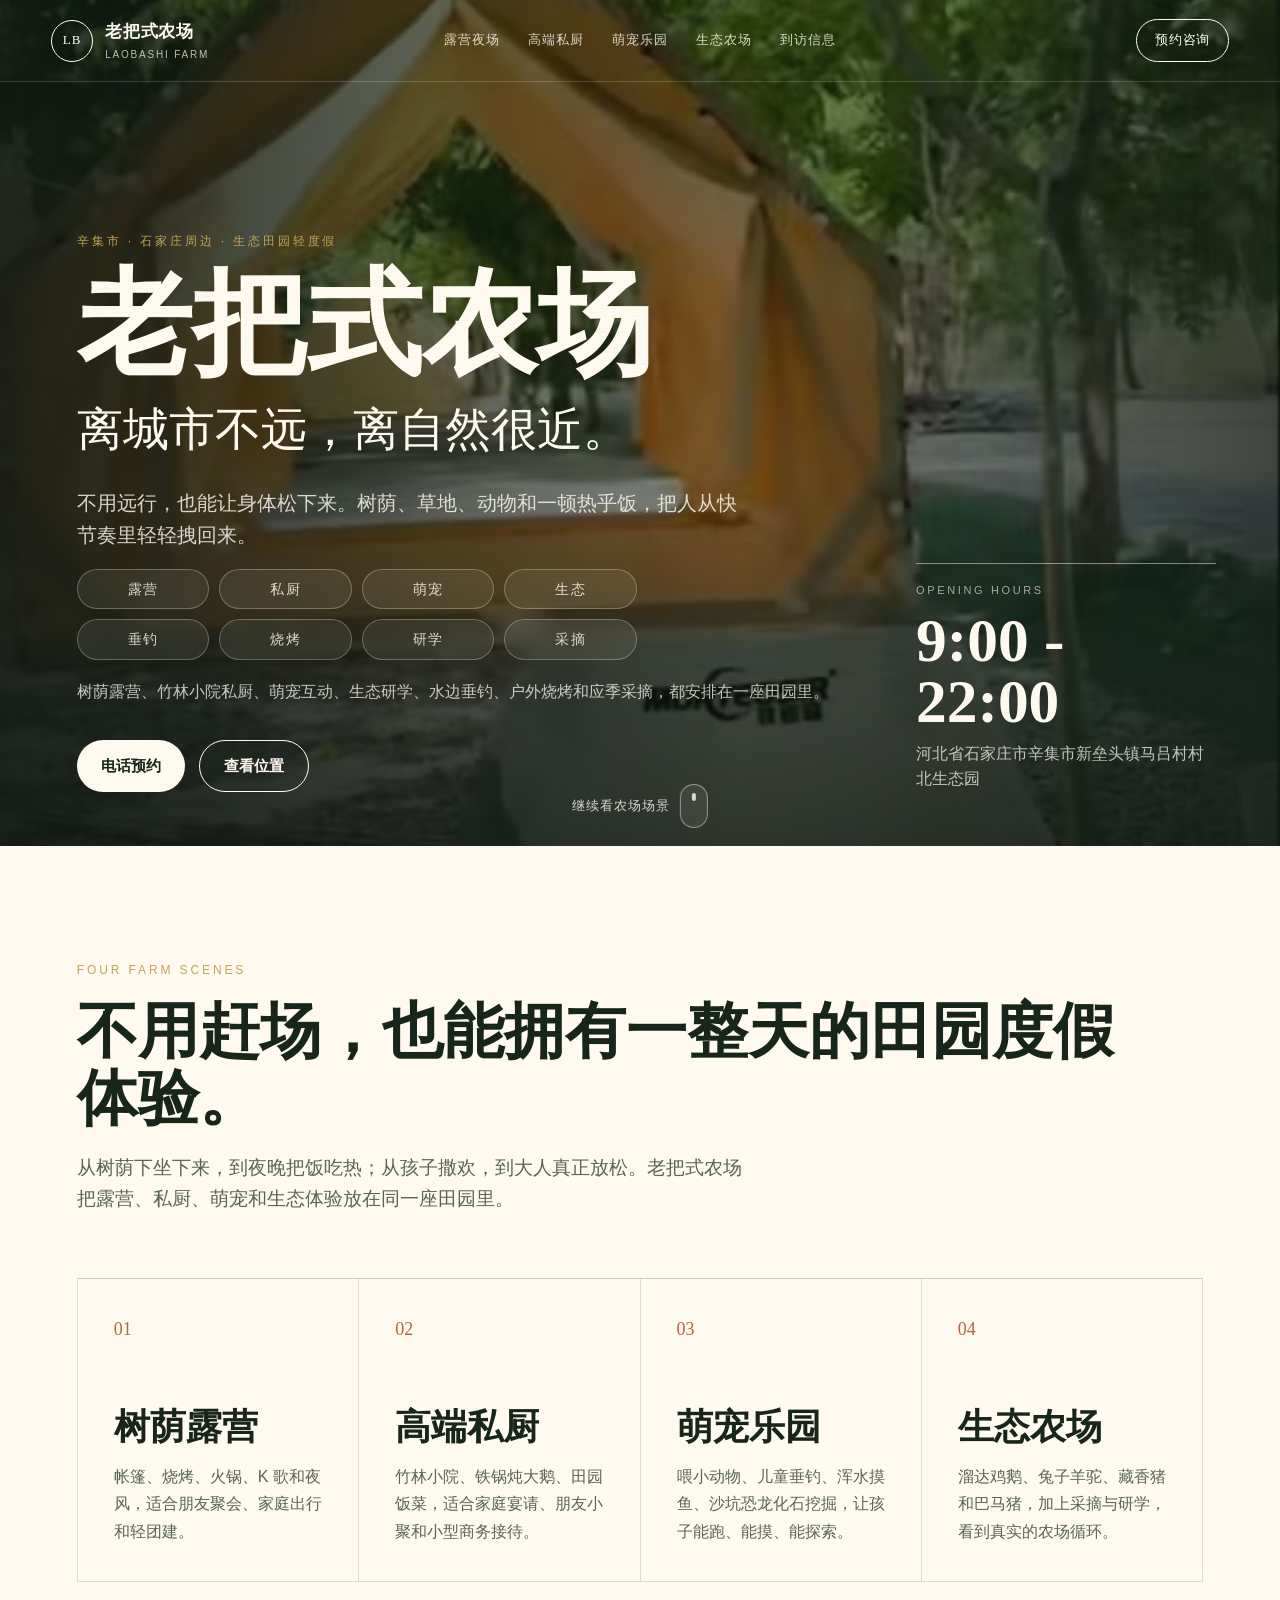
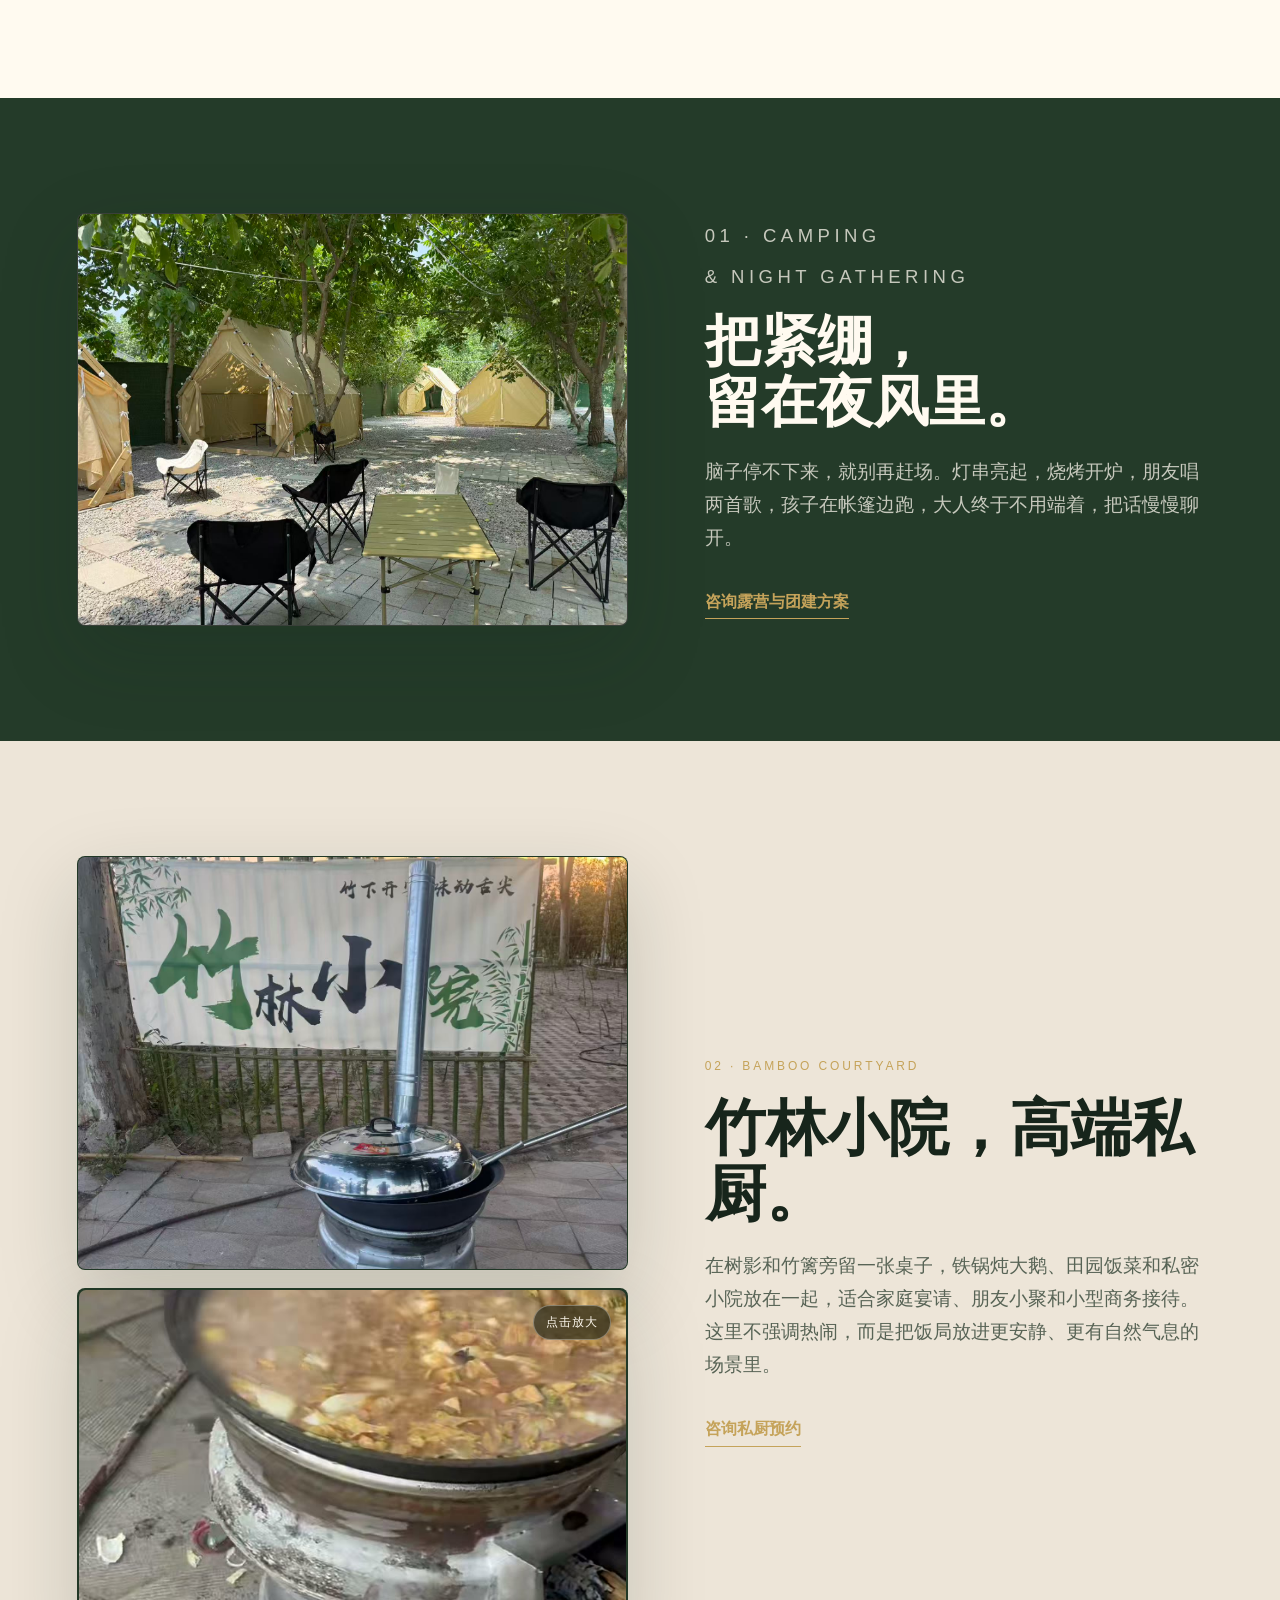
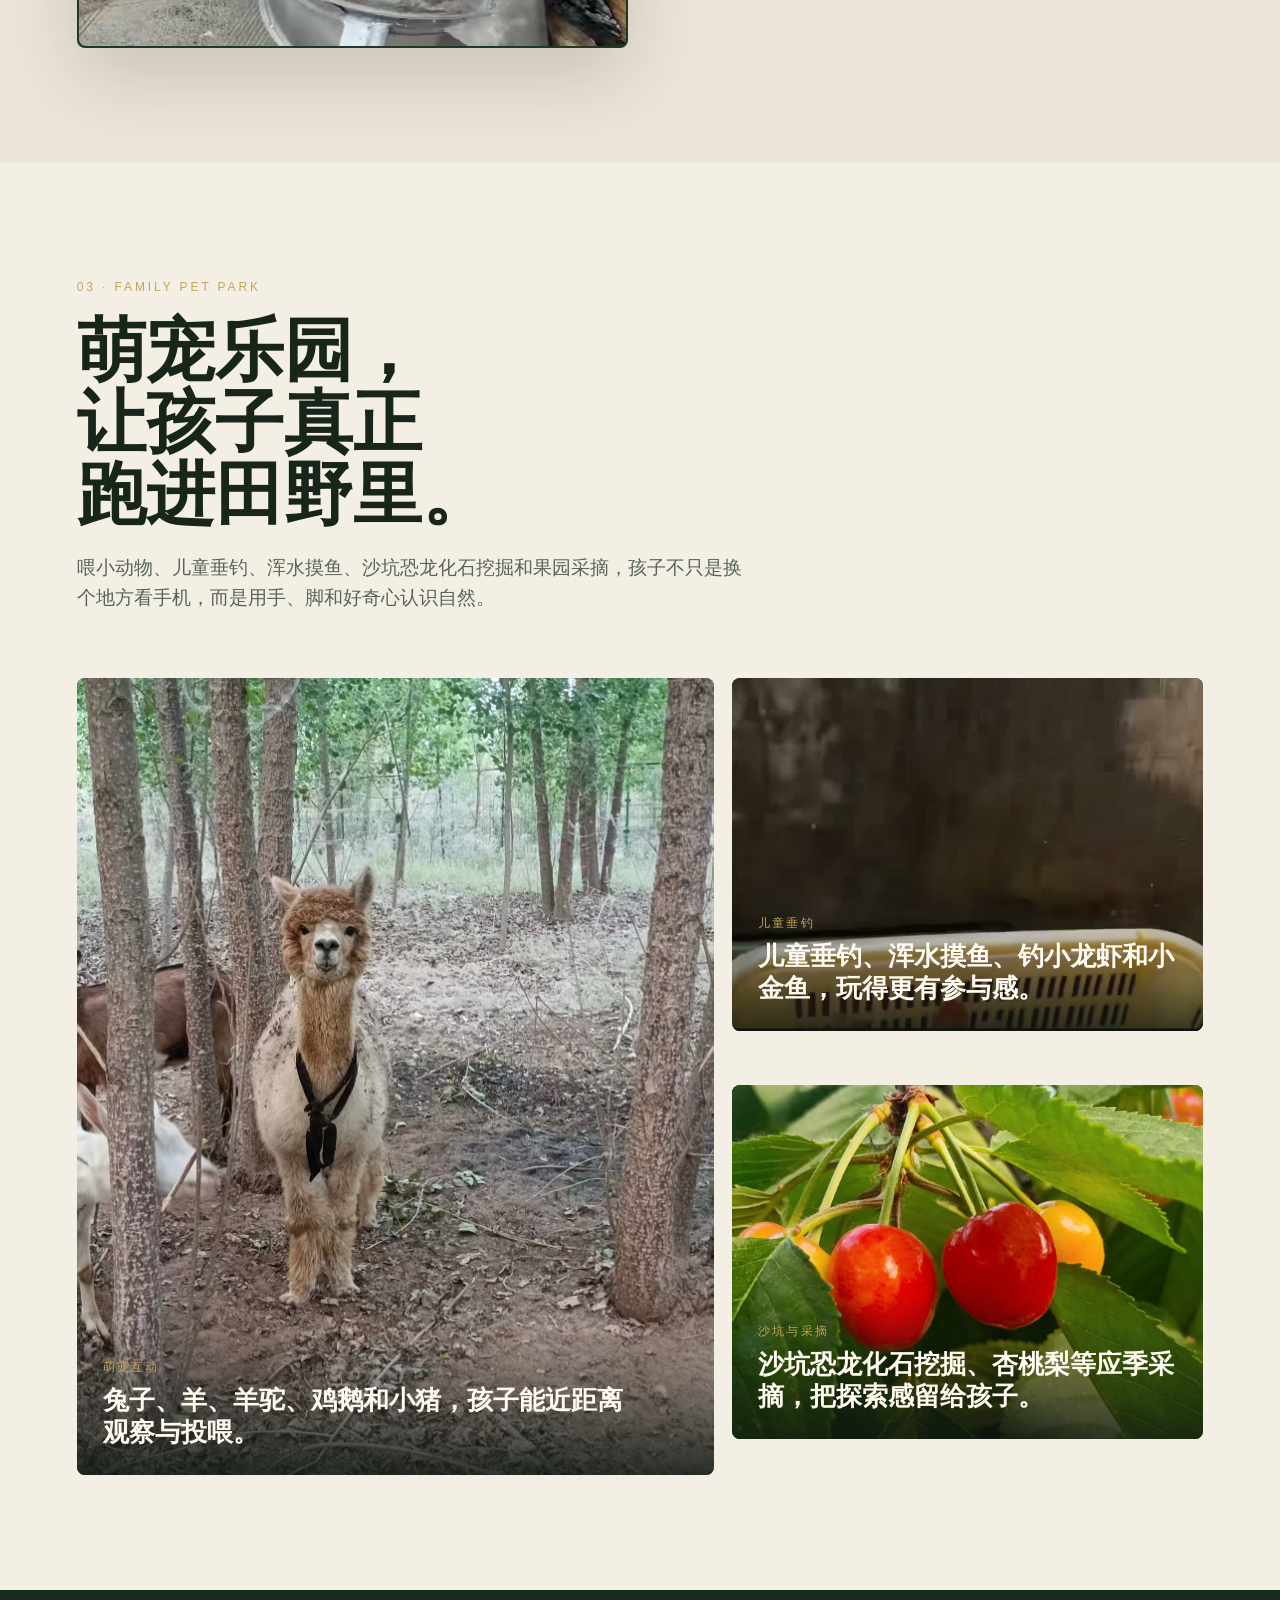
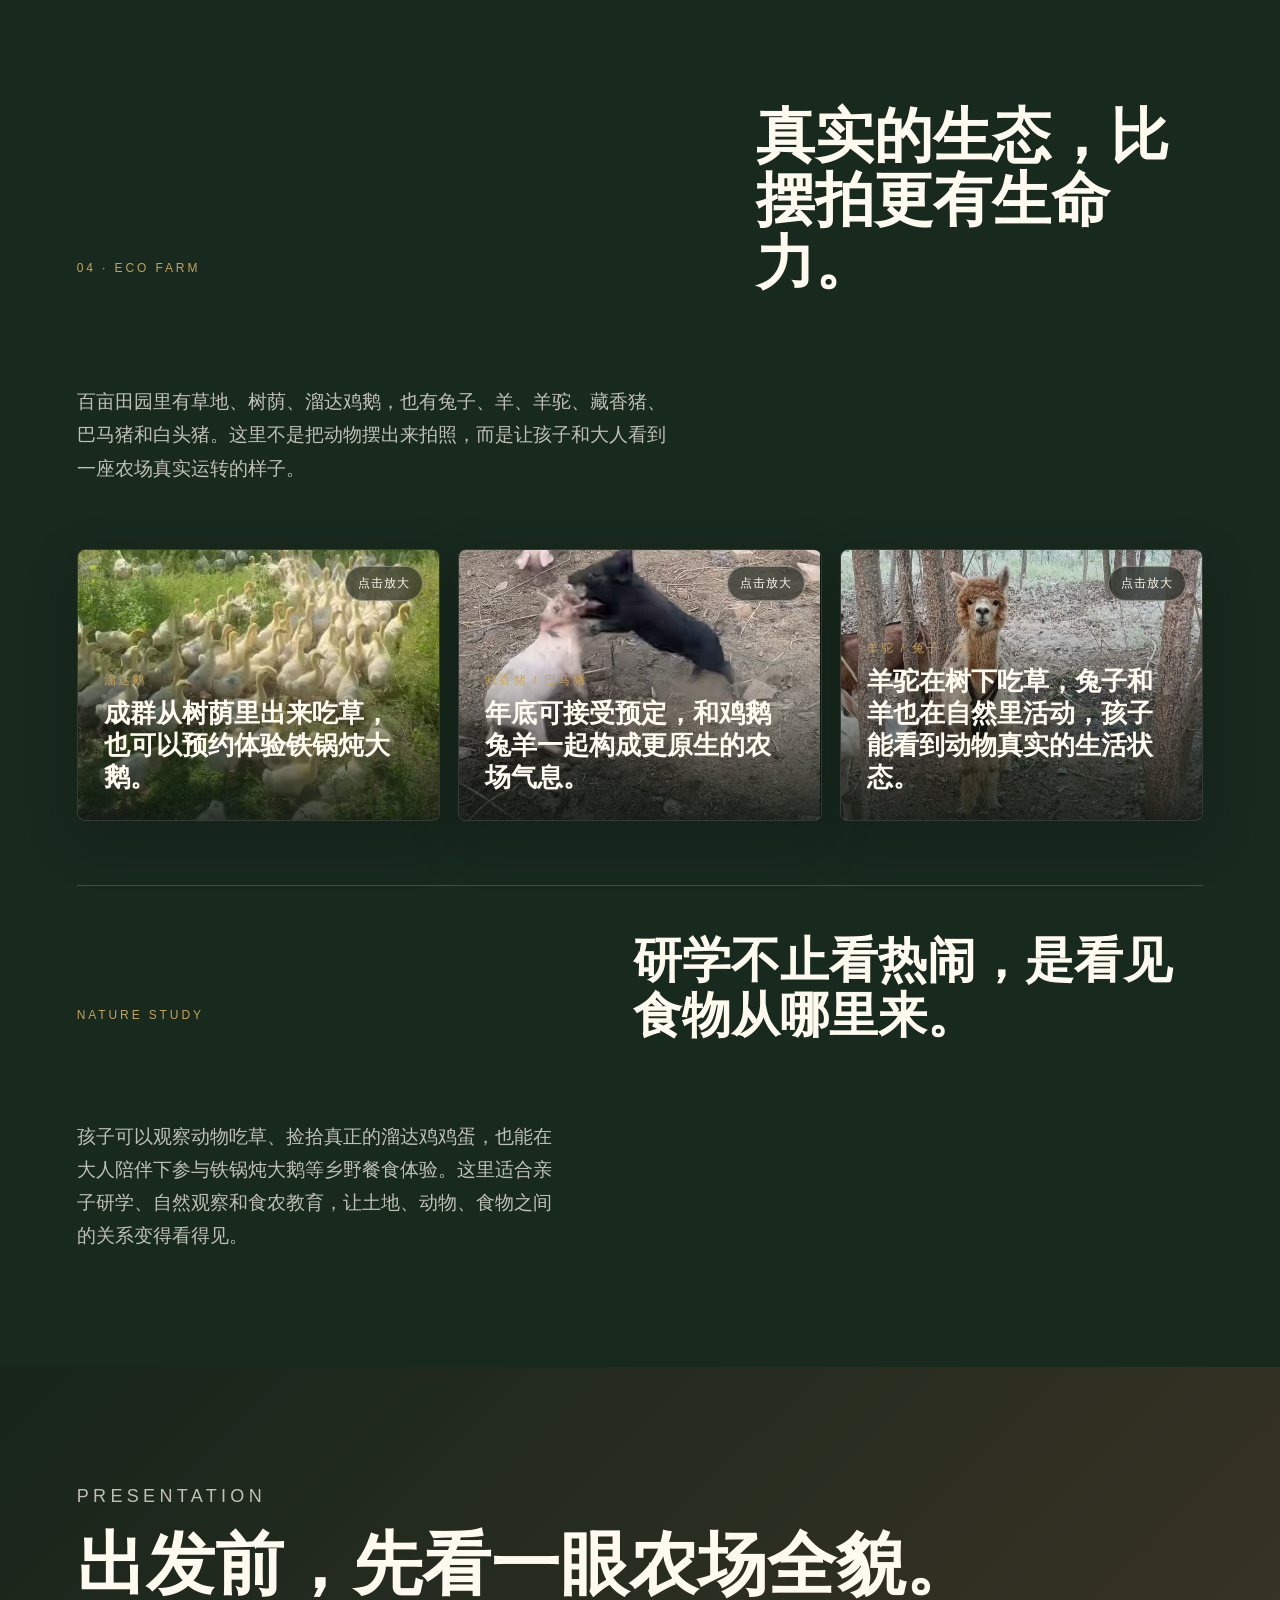
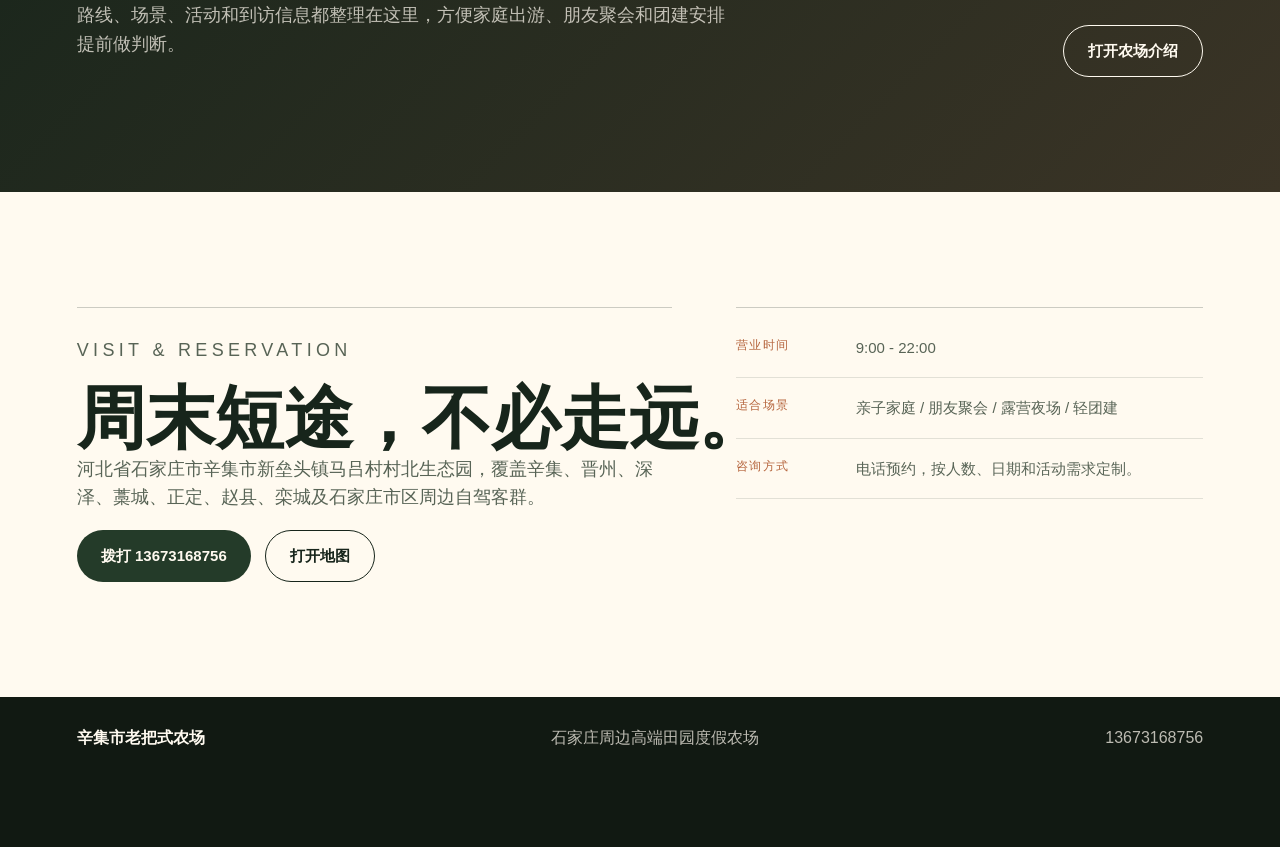
<file: index.html>
<!doctype html>
<html lang="zh-CN">
  <head>
    <meta charset="UTF-8" />
    <meta name="viewport" content="width=device-width, initial-scale=1, viewport-fit=cover" />
    <meta
      name="description"
      content="辛集市老把式农场，石家庄周边高端生态田园度假农场。露营、垂钓、萌宠、采摘、研学、大锅菜与短途放松。"
    />
    <title>辛集市老把式农场｜石家庄周边高端生态田园度假</title>
    <link
      rel="icon"
      href='data:image/svg+xml,<svg xmlns="http://www.w3.org/2000/svg" viewBox="0 0 64 64"><rect width="64" height="64" rx="32" fill="%2317251b"/><text x="32" y="39" text-anchor="middle" font-family="Georgia" font-size="18" fill="%23fffaf0">LB</text></svg>'
    />
    <link rel="stylesheet" href="./styles.css" />
  </head>
  <body>
    <header class="site-header" data-header>
      <a class="brand" href="#top" aria-label="老把式农场首页">
        <span class="brand-mark">LB</span>
        <span>
          <strong>老把式农场</strong>
          <small>LAOBASHI FARM</small>
        </span>
      </a>
      <nav class="desktop-nav" aria-label="主导航">
        <a href="#camp">露营夜场</a>
        <a href="#private">高端私厨</a>
        <a href="#family">萌宠乐园</a>
        <a href="#eco">生态农场</a>
        <a href="#visit">到访信息</a>
      </nav>
      <a class="nav-cta" href="tel:13673168756">预约咨询</a>
    </header>

    <main id="top">
      <section class="hero" aria-label="老把式农场首屏">
        <video
          class="hero-video"
          src="./assets/videos/camping-tent-web.mp4"
          poster="./assets/images/camping-poster.jpg"
          preload="metadata"
          autoplay
          muted
          loop
          playsinline
        ></video>
        <div class="hero-shade"></div>
        <div class="hero-content">
          <p class="eyebrow">辛集市 · 石家庄周边 · 生态田园轻度假</p>
          <h1 class="hero-title">老把式农场</h1>
          <p class="hero-line">离城市不远，离自然很近。</p>
          <p class="hero-copy">
            不用远行，也能让身体松下来。树荫、草地、动物和一顿热乎饭，把人从快节奏里轻轻拽回来。
          </p>
          <div class="hero-projects" aria-label="农场体验项目">
            <span>露营</span>
            <span>私厨</span>
            <span>萌宠</span>
            <span>生态</span>
            <span>垂钓</span>
            <span>烧烤</span>
            <span>研学</span>
            <span>采摘</span>
          </div>
          <p class="hero-detail">
            树荫露营、竹林小院私厨、萌宠互动、生态研学、水边垂钓、户外烧烤和应季采摘，都安排在一座田园里。
          </p>
          <div class="hero-actions">
            <a class="button primary" href="tel:13673168756">电话预约</a>
            <a class="button secondary" href="#visit">查看位置</a>
          </div>
        </div>
        <a class="scroll-cue" href="#scenes" aria-label="继续向下查看农场场景">
          <span>继续看农场场景</span>
          <i aria-hidden="true"></i>
        </a>
        <aside class="hero-panel" aria-label="营业信息">
          <span>OPENING HOURS</span>
          <strong>9:00 - 22:00</strong>
          <p>河北省石家庄市辛集市新垒头镇马吕村村北生态园</p>
        </aside>
      </section>

      <section id="scenes" class="scene-overview" aria-label="老把式农场核心业务">
        <div class="section-heading">
          <p class="eyebrow">FOUR FARM SCENES</p>
          <h2>不用赶场，也能拥有一整天的田园度假体验。</h2>
          <p class="section-subtitle">
            从树荫下坐下来，到夜晚把饭吃热；从孩子撒欢，到大人真正放松。老把式农场把露营、私厨、萌宠和生态体验放在同一座田园里。
          </p>
        </div>
        <div class="scene-grid">
          <article>
            <span>01</span>
            <h3>树荫露营</h3>
            <p>帐篷、烧烤、火锅、K 歌和夜风，适合朋友聚会、家庭出行和轻团建。</p>
          </article>
          <article>
            <span>02</span>
            <h3>高端私厨</h3>
            <p>竹林小院、铁锅炖大鹅、田园饭菜，适合家庭宴请、朋友小聚和小型商务接待。</p>
          </article>
          <article>
            <span>03</span>
            <h3>萌宠乐园</h3>
            <p>喂小动物、儿童垂钓、浑水摸鱼、沙坑恐龙化石挖掘，让孩子能跑、能摸、能探索。</p>
          </article>
          <article>
            <span>04</span>
            <h3>生态农场</h3>
            <p>溜达鸡鹅、兔子羊驼、藏香猪和巴马猪，加上采摘与研学，看到真实的农场循环。</p>
          </article>
        </div>
      </section>

      <section id="camp" class="feature feature-dark">
        <div class="feature-media">
          <img src="./assets/images/camping-chairs.jpg" alt="老把式农场树荫帐篷与休闲座椅" />
        </div>
        <div class="feature-copy">
          <p class="eyebrow camp-kicker">
            <span>01 · CAMPING</span>
            <span>& NIGHT GATHERING</span>
          </p>
          <h2 class="camp-title">
            <span>把紧绷，</span>
            <span>留在夜风里。</span>
          </h2>
          <p>
            脑子停不下来，就别再赶场。灯串亮起，烧烤开炉，朋友唱两首歌，孩子在帐篷边跑，大人终于不用端着，把话慢慢聊开。
          </p>
          <a href="tel:13673168756" class="text-link">咨询露营与团建方案</a>
        </div>
      </section>

      <section id="private" class="private-kitchen">
        <div class="private-media private-stack">
          <img src="./assets/images/bamboo-courtyard.jpg" alt="老把式农场竹林小院高端私厨" />
          <div
            class="video-frame video-preview"
            data-video-src="./assets/videos/farm-meal-web.mp4"
            tabindex="0"
            role="button"
            aria-label="点击放大观看老把式农场竹林小院铁锅炖大鹅体验"
          >
            <video
              data-src="./assets/videos/farm-meal-web.mp4"
              poster="./assets/images/meal-poster.jpg"
              preload="none"
              muted
              loop
              playsinline
            ></video>
          </div>
        </div>
        <div class="private-copy">
          <p class="eyebrow">02 · BAMBOO COURTYARD</p>
          <h2 class="compact-title">竹林小院，高端私厨。</h2>
          <p>
            在树影和竹篱旁留一张桌子，铁锅炖大鹅、田园饭菜和私密小院放在一起，适合家庭宴请、朋友小聚和小型商务接待。这里不强调热闹，而是把饭局放进更安静、更有自然气息的场景里。
          </p>
          <a href="tel:13673168756" class="text-link">咨询私厨预约</a>
        </div>
      </section>

      <section id="family" class="split-gallery">
        <div class="section-heading">
          <p class="eyebrow">03 · FAMILY PET PARK</p>
          <h2>萌宠乐园，<span class="title-line">让孩子真正</span><span class="title-line">跑进田野里。</span></h2>
          <p class="section-subtitle">
            喂小动物、儿童垂钓、浑水摸鱼、沙坑恐龙化石挖掘和果园采摘，孩子不只是换个地方看手机，而是用手、脚和好奇心认识自然。
          </p>
        </div>
        <div class="gallery-grid">
          <figure class="wide">
            <img src="./assets/images/alpaca.jpg" alt="老把式农场萌宠互动区域" />
            <figcaption>
              <span>萌宠互动</span>
              <strong>兔子、羊、羊驼、鸡鹅和小猪，孩子能近距离观察与投喂。</strong>
            </figcaption>
          </figure>
          <figure>
            <img src="./assets/images/fishing-frame-3.jpg" alt="老把式农场垂钓鱼篓与鱼塘" />
            <figcaption>
              <span>儿童垂钓</span>
              <strong>儿童垂钓、浑水摸鱼、钓小龙虾和小金鱼，玩得更有参与感。</strong>
            </figcaption>
          </figure>
          <figure>
            <img src="./assets/images/cherry.jpg" alt="老把式农场应季采摘" />
            <figcaption>
              <span>沙坑与采摘</span>
              <strong>沙坑恐龙化石挖掘、杏桃梨等应季采摘，把探索感留给孩子。</strong>
            </figcaption>
          </figure>
        </div>
      </section>

      <section id="eco" class="eco-farm">
        <div class="eco-heading">
          <p class="eyebrow">04 · ECO FARM</p>
          <h2>真实的生态，比摆拍更有生命力。</h2>
          <p>
            百亩田园里有草地、树荫、溜达鸡鹅，也有兔子、羊、羊驼、藏香猪、巴马猪和白头猪。这里不是把动物摆出来拍照，而是让孩子和大人看到一座农场真实运转的样子。
          </p>
        </div>
        <div class="eco-grid">
          <figure
            class="eco-card video-preview"
            data-video-src="./assets/videos/free-range-geese-web.mp4"
            tabindex="0"
            role="button"
            aria-label="点击放大观看老把式农场溜达鹅视频"
          >
            <video
              data-src="./assets/videos/free-range-geese-web.mp4"
              poster="./assets/images/geese-poster.jpg"
              preload="none"
              autoplay
              muted
              loop
              playsinline
            ></video>
            <figcaption>
              <span>溜达鹅</span>
              <strong>成群从树荫里出来吃草，也可以预约体验铁锅炖大鹅。</strong>
            </figcaption>
          </figure>
          <figure
            class="eco-card video-preview"
            data-video-src="./assets/videos/free-range-pigs-web.mp4"
            tabindex="0"
            role="button"
            aria-label="点击放大观看老把式农场藏香猪和巴马猪视频"
          >
            <video
              data-src="./assets/videos/free-range-pigs-web.mp4"
              poster="./assets/images/pigs-poster.jpg"
              preload="none"
              autoplay
              muted
              loop
              playsinline
            ></video>
            <figcaption>
              <span>藏香猪 / 巴马猪</span>
              <strong>年底可接受预定，和鸡鹅兔羊一起构成更原生的农场气息。</strong>
            </figcaption>
          </figure>
          <figure
            class="eco-card eco-card-compact video-preview"
            data-video-src="./assets/videos/alpaca-grazing-web.mp4"
            tabindex="0"
            role="button"
            aria-label="点击放大观看老把式农场羊驼吃草视频"
          >
            <video
              data-src="./assets/videos/alpaca-grazing-web.mp4"
              poster="./assets/images/alpaca.jpg"
              preload="none"
              autoplay
              muted
              loop
              playsinline
            ></video>
            <figcaption>
              <span>羊驼 / 兔子 / 羊</span>
              <strong>羊驼在树下吃草，兔子和羊也在自然里活动，孩子能看到动物真实的生活状态。</strong>
            </figcaption>
          </figure>
        </div>
        <div class="eco-study">
          <p class="eyebrow">NATURE STUDY</p>
          <h3>研学不止看热闹，是看见食物从哪里来。</h3>
          <p>
            孩子可以观察动物吃草、捡拾真正的溜达鸡鸡蛋，也能在大人陪伴下参与铁锅炖大鹅等乡野餐食体验。这里适合亲子研学、自然观察和食农教育，让土地、动物、食物之间的关系变得看得见。
          </p>
        </div>
      </section>

      <section class="presentation-link">
        <div>
          <p class="eyebrow">PRESENTATION</p>
          <h2>出发前，先看一眼农场全貌。</h2>
          <p>路线、场景、活动和到访信息都整理在这里，方便家庭出游、朋友聚会和团建安排提前做判断。</p>
        </div>
        <a class="button secondary" href="./presentation/">打开农场介绍</a>
      </section>

      <section id="visit" class="visit">
        <div class="visit-main">
          <p class="eyebrow">VISIT & RESERVATION</p>
          <h2 class="visit-title">周末短途，不必走远。</h2>
          <p>河北省石家庄市辛集市新垒头镇马吕村村北生态园，覆盖辛集、晋州、深泽、藁城、正定、赵县、栾城及石家庄市区周边自驾客群。</p>
          <div class="visit-actions">
            <a class="button primary" href="tel:13673168756">拨打 13673168756</a>
            <a
              class="button secondary"
              href="https://uri.amap.com/search?keyword=%E6%B2%B3%E5%8C%97%E7%9C%81%E7%9F%B3%E5%AE%B6%E5%BA%84%E5%B8%82%E8%BE%9B%E9%9B%86%E5%B8%82%E6%96%B0%E5%9E%92%E5%A4%B4%E9%95%87%E9%A9%AC%E5%90%95%E6%9D%91%E6%9D%91%E5%8C%97%E7%94%9F%E6%80%81%E5%9B%AD"
              target="_blank"
              rel="noreferrer"
            >
              打开地图
            </a>
          </div>
        </div>
        <div class="visit-aside">
          <dl>
            <div>
              <dt>营业时间</dt>
              <dd>9:00 - 22:00</dd>
            </div>
            <div>
              <dt>适合场景</dt>
              <dd>亲子家庭 / 朋友聚会 / 露营夜场 / 轻团建</dd>
            </div>
            <div>
              <dt>咨询方式</dt>
              <dd>电话预约，按人数、日期和活动需求定制。</dd>
            </div>
          </dl>
        </div>
      </section>
    </main>

    <footer class="site-footer">
      <strong>辛集市老把式农场</strong>
      <span>石家庄周边高端田园度假农场</span>
      <a href="tel:13673168756">13673168756</a>
    </footer>

    <nav class="mobile-dock" aria-label="手机快捷操作">
      <a href="tel:13673168756">电话预约</a>
      <a href="#visit">位置交通</a>
      <a href="./presentation/">介绍页</a>
    </nav>

    <div class="video-modal" data-video-modal hidden>
      <button class="video-modal-close" type="button" data-video-close aria-label="关闭视频">关闭</button>
      <video controls playsinline data-video-player></video>
    </div>

    <script src="./script.js"></script>
  </body>
</html>
</file>
<file: styles.css>
:root {
  --ink: #17251b;
  --ink-soft: #586456;
  --field: #243b29;
  --moss: #7d8f62;
  --linen: #f4efe4;
  --paper: #fffaf0;
  --clay: #b5643c;
  --gold: #c5a35a;
  --mist: #d8dfd0;
  --shadow: 0 28px 80px rgba(23, 37, 27, 0.18);
}

* {
  box-sizing: border-box;
}

html {
  scroll-behavior: smooth;
  overflow-x: hidden;
}

body {
  margin: 0;
  color: var(--ink);
  background: var(--linen);
  font-family: "PingFang SC", "Hiragino Sans GB", "Microsoft YaHei", sans-serif;
  line-height: 1.6;
  overflow-x: hidden;
}

body::before {
  content: "";
  position: fixed;
  inset: 0;
  pointer-events: none;
  z-index: 10;
  opacity: 0.16;
  background-image: linear-gradient(rgba(23, 37, 27, 0.08) 1px, transparent 1px);
  background-size: 100% 4px;
  mix-blend-mode: multiply;
}

body.has-video-modal {
  overflow: hidden;
}

a {
  color: inherit;
  text-decoration: none;
}

img,
video {
  display: block;
  max-width: 100%;
}

section {
  scroll-margin-top: 86px;
}

#scenes {
  scroll-margin-top: 72px;
}

.site-header {
  position: fixed;
  top: 0;
  left: 0;
  right: 0;
  z-index: 20;
  display: grid;
  grid-template-columns: 1fr auto 1fr;
  align-items: center;
  gap: 24px;
  padding: 18px clamp(18px, 4vw, 56px);
  color: var(--paper);
  transition: background 240ms ease, color 240ms ease, border-color 240ms ease;
  border-bottom: 1px solid rgba(255, 250, 240, 0.18);
}

.site-header.is-scrolled {
  color: var(--ink);
  background: rgba(244, 239, 228, 0.92);
  backdrop-filter: blur(18px);
  border-color: rgba(23, 37, 27, 0.12);
}

.brand {
  display: inline-flex;
  align-items: center;
  gap: 12px;
  min-width: 0;
}

.brand-mark {
  width: 42px;
  height: 42px;
  display: grid;
  place-items: center;
  border: 1px solid currentColor;
  border-radius: 50%;
  font-size: 13px;
  font-family: Georgia, "Times New Roman", serif;
  letter-spacing: 0.08em;
}

.brand strong,
.brand small {
  display: block;
  white-space: nowrap;
}

.brand strong {
  font-size: 17px;
  letter-spacing: 0.04em;
}

.brand small {
  margin-top: 2px;
  font-size: 10px;
  letter-spacing: 0.18em;
  opacity: 0.72;
}

.desktop-nav {
  display: flex;
  align-items: center;
  gap: 28px;
  font-size: 13px;
  letter-spacing: 0.08em;
}

.desktop-nav a {
  opacity: 0.82;
}

.desktop-nav a:hover {
  opacity: 1;
}

.nav-cta {
  justify-self: end;
  border: 1px solid currentColor;
  border-radius: 999px;
  padding: 10px 18px;
  font-size: 13px;
  letter-spacing: 0.05em;
}

.hero {
  position: relative;
  min-height: 94svh;
  overflow: hidden;
  color: var(--paper);
  background: var(--field);
  display: grid;
  align-items: end;
  padding: 120px clamp(20px, 6vw, 84px) 54px;
}

.hero-video,
.hero-shade {
  position: absolute;
  inset: 0;
  width: 100%;
  height: 100%;
}

.hero-video {
  object-fit: cover;
  object-position: 50% 52%;
  filter: saturate(0.86) contrast(1.06) brightness(0.72);
}

.hero-shade {
  background:
    linear-gradient(90deg, rgba(17, 25, 19, 0.86), rgba(17, 25, 19, 0.32) 58%, rgba(17, 25, 19, 0.72)),
    linear-gradient(0deg, rgba(17, 25, 19, 0.62), transparent 42%);
}

  .hero-content {
    width: 100%;
    min-width: 0;
    overflow: hidden;
  }

  .hero-content > * {
    max-width: 100%;
  }

  .hero-actions {
    width: 100%;
    min-width: 0;
  }

  .hero-actions .button {
    min-width: 0;
  }

  .hero-content {
    position: relative;
    z-index: 1;
    min-width: 0;
    max-width: 920px;
  }

.eyebrow,
.section-kicker {
  margin: 0 0 18px;
  font-size: 12px;
  letter-spacing: 0.24em;
  text-transform: uppercase;
  color: var(--gold);
}

h1,
h2,
h3,
p {
  margin-top: 0;
}

h1,
h2 {
  font-family: "Songti SC", "Noto Serif CJK SC", STSong, serif;
  font-weight: 700;
  letter-spacing: 0;
}

.title-line {
  display: block;
}

h1 {
  max-width: 11em;
  margin-bottom: 14px;
  font-size: clamp(54px, 10vw, 126px);
  line-height: 0.95;
}

.hero-title {
  display: block;
  max-width: none;
  white-space: nowrap;
  font-size: clamp(58px, 9vw, 128px);
}

.hero-line {
  margin-bottom: 20px;
  font-size: clamp(24px, 3.6vw, 48px);
  font-family: "Songti SC", "Noto Serif CJK SC", STSong, serif;
}

.hero-copy {
  max-width: 660px;
  margin-bottom: 18px;
  color: rgba(255, 250, 240, 0.82);
  font-size: clamp(16px, 1.6vw, 20px);
  overflow-wrap: anywhere;
}

.hero-projects {
  display: grid;
  grid-template-columns: repeat(4, minmax(0, 1fr));
  gap: 10px;
  width: min(100%, 560px);
  max-width: 560px;
  margin-bottom: 18px;
}

.hero-projects span {
  border: 1px solid rgba(255, 250, 240, 0.28);
  border-radius: 999px;
  padding: 8px 14px;
  color: rgba(255, 250, 240, 0.84);
  background: rgba(255, 250, 240, 0.08);
  font-size: 14px;
  letter-spacing: 0.08em;
  text-align: center;
  backdrop-filter: blur(10px);
}

.hero-detail {
  max-width: 760px;
  margin-bottom: 34px;
  color: rgba(255, 250, 240, 0.76);
  font-size: clamp(15px, 1.25vw, 18px);
  line-height: 1.78;
  overflow-wrap: anywhere;
}

.hero-actions,
.visit-actions {
  display: flex;
  flex-wrap: wrap;
  gap: 14px;
}

.button {
  min-height: 48px;
  display: inline-flex;
  align-items: center;
  justify-content: center;
  border-radius: 999px;
  padding: 13px 24px;
  font-size: 15px;
  font-weight: 600;
  transition: transform 180ms ease, background 180ms ease, color 180ms ease;
}

.button:hover {
  transform: translateY(-2px);
}

.button.primary {
  background: var(--paper);
  color: var(--ink);
}

.button.secondary {
  border: 1px solid currentColor;
  color: inherit;
}

.hero-panel {
  position: absolute;
  z-index: 1;
  right: clamp(20px, 5vw, 74px);
  bottom: 54px;
  width: min(300px, 24vw);
  padding-top: 18px;
  border-top: 1px solid rgba(255, 250, 240, 0.48);
}

.hero-panel span {
  display: block;
  margin-bottom: 10px;
  color: rgba(255, 250, 240, 0.62);
  font-size: 11px;
  letter-spacing: 0.24em;
}

.hero-panel strong {
  display: block;
  margin-bottom: 8px;
  font-family: Georgia, "Times New Roman", serif;
  font-size: clamp(40px, 4.8vw, 76px);
  line-height: 1;
}

.hero-panel p {
  margin-bottom: 0;
  color: rgba(255, 250, 240, 0.74);
}

.scroll-cue {
  position: absolute;
  left: 50%;
  bottom: 18px;
  z-index: 2;
  display: inline-flex;
  align-items: center;
  gap: 10px;
  transform: translateX(-50%);
  color: rgba(255, 250, 240, 0.82);
  font-size: 13px;
  letter-spacing: 0.08em;
}

.scroll-cue i {
  width: 28px;
  height: 44px;
  position: relative;
  border: 1px solid rgba(255, 250, 240, 0.46);
  border-radius: 999px;
  background: rgba(255, 250, 240, 0.08);
  backdrop-filter: blur(10px);
}

.scroll-cue i::after {
  content: "";
  position: absolute;
  left: 50%;
  top: 8px;
  width: 4px;
  height: 8px;
  border-radius: 999px;
  transform: translateX(-50%);
  background: currentColor;
  animation: cue-dot 1500ms ease-in-out infinite;
}

@keyframes cue-dot {
  0%,
  100% {
    opacity: 0.35;
    transform: translate(-50%, 0);
  }

  45% {
    opacity: 1;
    transform: translate(-50%, 14px);
  }
}

.band,
.experience,
.scene-overview,
.split-gallery,
.visit,
.presentation-link {
  padding: clamp(68px, 9vw, 132px) clamp(20px, 6vw, 84px);
}

.intro {
  background: var(--paper);
}

.intro-grid {
  display: grid;
  grid-template-columns: minmax(0, 1.2fr) minmax(280px, 0.8fr);
  gap: clamp(32px, 7vw, 100px);
  align-items: start;
}

.intro h2,
.section-heading h2,
.feature h2,
.visit h2,
.presentation-link h2 {
  margin-bottom: 0;
  font-size: clamp(34px, 5.4vw, 78px);
  line-height: 1.04;
}

.feature h2 {
  margin-bottom: 22px;
  font-size: clamp(34px, 4.4vw, 64px);
  line-height: 1.08;
}

.camp-kicker {
  display: grid;
  gap: 8px;
}

.camp-kicker span {
  display: block;
  white-space: nowrap;
}

.camp-title span {
  display: block;
}

.intro h2 {
  max-width: 920px;
  font-size: clamp(34px, 3.8vw, 56px);
  line-height: 1.08;
}

.line-title span {
  display: block;
}

.intro p,
.feature p,
.visit p,
.presentation-link p {
  color: var(--ink-soft);
  font-size: 18px;
}

.feature p {
  max-width: 620px;
  font-size: clamp(17px, 1.45vw, 21px);
  line-height: 1.78;
}

.intro-points {
  display: grid;
  gap: 18px;
  padding-top: 8px;
}

.intro-points p {
  margin: 0;
  padding-top: 18px;
  border-top: 1px solid rgba(23, 37, 27, 0.18);
  font-size: clamp(17px, 1.45vw, 21px);
  line-height: 1.78;
}

.intro-points strong {
  color: var(--clay);
  font-weight: 700;
}

.section-heading {
  max-width: 980px;
  margin-bottom: clamp(34px, 5vw, 72px);
}

.section-subtitle {
  max-width: 680px;
  margin: 22px 0 0;
  color: var(--ink-soft);
  font-size: clamp(17px, 1.45vw, 21px);
  line-height: 1.65;
}

.scene-overview {
  background: var(--paper);
}

.scene-overview .section-heading {
  max-width: 1040px;
}

.scene-overview .section-heading h2 {
  margin-bottom: 0;
  font-size: clamp(34px, 4.8vw, 68px);
  line-height: 1.08;
}

.scene-grid {
  display: grid;
  grid-template-columns: repeat(4, minmax(0, 1fr));
  border-top: 1px solid rgba(23, 37, 27, 0.22);
  border-left: 1px solid rgba(23, 37, 27, 0.14);
}

.scene-grid article {
  min-height: 280px;
  padding: clamp(22px, 3vw, 36px);
  border-right: 1px solid rgba(23, 37, 27, 0.14);
  border-bottom: 1px solid rgba(23, 37, 27, 0.14);
}

.scene-grid span {
  display: block;
  margin-bottom: clamp(36px, 5vw, 72px);
  color: var(--clay);
  font-family: Georgia, "Times New Roman", serif;
  font-size: 18px;
}

.scene-grid h3 {
  margin-bottom: 16px;
  font-family: "Songti SC", "Noto Serif CJK SC", STSong, serif;
  font-size: clamp(28px, 2.8vw, 42px);
  line-height: 1.08;
}

.scene-grid p {
  margin: 0;
  color: var(--ink-soft);
  font-size: clamp(15px, 1.25vw, 17px);
  line-height: 1.72;
}

.experience .section-heading {
  max-width: 760px;
}

.experience .section-heading h2 {
  font-size: clamp(34px, 3.9vw, 56px);
  line-height: 1.08;
}

.visit-title {
  white-space: nowrap;
}

.timeline {
  display: grid;
  grid-template-columns: repeat(3, minmax(0, 1fr));
  border-top: 1px solid rgba(23, 37, 27, 0.22);
}

.timeline article {
  min-height: 310px;
  padding: 28px clamp(18px, 3vw, 38px) 0 0;
  border-right: 1px solid rgba(23, 37, 27, 0.18);
}

.timeline article:last-child {
  border-right: 0;
}

.timeline span {
  display: block;
  margin-bottom: 34px;
  color: var(--clay);
  font-size: 13px;
  letter-spacing: 0.16em;
}

.timeline h3 {
  font-family: "Songti SC", "Noto Serif CJK SC", STSong, serif;
  font-size: clamp(30px, 4vw, 54px);
  line-height: 1.05;
}

.timeline p {
  max-width: 340px;
  color: var(--ink-soft);
}

.feature {
  display: grid;
  grid-template-columns: minmax(0, 1.05fr) minmax(300px, 0.95fr);
  gap: clamp(28px, 6vw, 86px);
  align-items: center;
  padding: clamp(68px, 9vw, 132px) clamp(20px, 6vw, 84px);
}

.feature-dark {
  color: var(--paper);
  background: var(--field);
}

.feature-light {
  grid-template-columns: minmax(0, 760px);
  background: #e5ddce;
}

.feature-light .feature-copy {
  max-width: 760px;
}

.feature-media {
  aspect-ratio: 4 / 3;
  min-height: 0;
  max-height: 520px;
  overflow: hidden;
  border: 1px solid rgba(255, 250, 240, 0.18);
  border-radius: 8px;
  box-shadow: var(--shadow);
  background: #0f1711;
}

.feature-media video,
.feature-media img {
  width: 100%;
  height: 100%;
  min-height: 0;
  object-fit: cover;
  object-position: center;
}

.feature-dark .feature-copy p {
  color: rgba(255, 250, 240, 0.74);
}

.text-link {
  display: inline-block;
  margin-top: 16px;
  color: var(--gold);
  border-bottom: 1px solid currentColor;
  padding-bottom: 4px;
  font-weight: 600;
}

.gallery-grid {
  display: grid;
  grid-template-columns: 1.15fr 0.85fr;
  gap: 18px;
}

.gallery-grid figure {
  position: relative;
  aspect-ratio: 4 / 3;
  min-height: 0;
  margin: 0;
  overflow: hidden;
  border-radius: 8px;
  background: var(--field);
}

.gallery-grid .wide {
  grid-row: span 2;
  aspect-ratio: 4 / 5;
  min-height: 0;
}

.gallery-grid img {
  width: 100%;
  height: 100%;
  min-height: 0;
  object-fit: cover;
  filter: saturate(0.9) contrast(1.02);
  transition: transform 700ms ease;
}

.gallery-grid figure:hover img {
  transform: scale(1.04);
}

.eco-farm {
  padding: clamp(68px, 9vw, 132px) clamp(20px, 6vw, 84px);
  color: var(--paper);
  background: #18291e;
}

.eco-heading {
  display: grid;
  grid-template-columns: minmax(0, 0.95fr) minmax(300px, 0.72fr);
  gap: clamp(28px, 7vw, 100px);
  align-items: end;
  margin-bottom: clamp(34px, 5vw, 72px);
}

.eco-heading h2 {
  margin-bottom: 0;
  font-family: "Songti SC", "Noto Serif CJK SC", STSong, serif;
  font-size: clamp(34px, 4.6vw, 66px);
  line-height: 1.08;
}

.eco-heading p:not(.eyebrow) {
  margin-bottom: 0;
  color: rgba(255, 250, 240, 0.72);
  font-size: clamp(17px, 1.45vw, 21px);
  line-height: 1.78;
}

.eco-grid {
  display: grid;
  grid-template-columns: repeat(3, minmax(0, 1fr));
  gap: 18px;
}

.eco-card {
  position: relative;
  aspect-ratio: 4 / 3;
  min-height: 0;
  margin: 0;
  overflow: hidden;
  border: 1px solid rgba(255, 250, 240, 0.16);
  border-radius: 8px;
  background: #0f1711;
  box-shadow: 0 18px 52px rgba(5, 12, 8, 0.22);
}

.eco-card video {
  width: 100%;
  height: 100%;
  min-height: 0;
  object-fit: cover;
  object-position: center;
}

.eco-card img {
  width: 100%;
  height: 100%;
  min-height: 0;
  object-fit: cover;
}

.video-preview {
  cursor: zoom-in;
}

.video-preview::after {
  content: "点击放大";
  position: absolute;
  right: 16px;
  top: 16px;
  z-index: 2;
  border: 1px solid rgba(255, 250, 240, 0.34);
  border-radius: 999px;
  padding: 7px 12px;
  color: var(--paper);
  background: rgba(15, 23, 17, 0.58);
  font-size: 12px;
  letter-spacing: 0.08em;
  backdrop-filter: blur(12px);
}

.eco-study {
  display: grid;
  grid-template-columns: minmax(0, 0.8fr) minmax(300px, 0.95fr);
  gap: clamp(24px, 6vw, 84px);
  align-items: end;
  margin-top: clamp(34px, 5vw, 72px);
  padding-top: clamp(28px, 4vw, 48px);
  border-top: 1px solid rgba(255, 250, 240, 0.18);
}

.eco-study h3 {
  margin: 0;
  font-family: "Songti SC", "Noto Serif CJK SC", STSong, serif;
  font-size: clamp(30px, 3.8vw, 56px);
  line-height: 1.12;
}

.eco-study p:not(.eyebrow) {
  margin: 0;
  color: rgba(255, 250, 240, 0.72);
  font-size: clamp(17px, 1.45vw, 21px);
  line-height: 1.78;
}

.private-kitchen {
  display: grid;
  grid-template-columns: minmax(0, 1.05fr) minmax(300px, 0.95fr);
  gap: clamp(28px, 6vw, 86px);
  align-items: center;
  padding: clamp(68px, 9vw, 132px) clamp(20px, 6vw, 84px);
  background: #ede5d8;
}

.private-media {
  min-height: 0;
  overflow: hidden;
  border-radius: 8px;
  background: var(--field);
  box-shadow: var(--shadow);
}

.private-media img {
  width: 100%;
  height: 100%;
  min-height: 0;
  object-fit: cover;
  object-position: center;
}

.private-stack {
  display: grid;
  gap: 18px;
  min-height: 0;
  overflow: visible;
  background: transparent;
  box-shadow: none;
}

.private-stack img,
.private-stack video,
.video-frame {
  width: 100%;
  overflow: hidden;
  border: 1px solid rgba(23, 37, 27, 0.16);
  border-radius: 8px;
  box-shadow: var(--shadow);
  background: var(--field);
}

.private-stack img {
  aspect-ratio: 4 / 3;
  height: 100%;
  min-height: 0;
  object-fit: cover;
  object-position: center;
}

.private-stack video,
.video-frame {
  min-height: 0;
  object-fit: cover;
}

.video-frame {
  position: relative;
  aspect-ratio: 4 / 3;
  max-height: 360px;
}

.video-frame video {
  width: 100%;
  height: 100%;
  object-fit: cover;
}

.private-stack .video-preview {
  position: relative;
  display: block;
  max-height: 360px;
}

.video-modal {
  position: fixed;
  inset: 0;
  z-index: 60;
  display: grid;
  place-items: center;
  padding: clamp(18px, 4vw, 56px);
  background: rgba(7, 12, 9, 0.88);
  backdrop-filter: blur(18px);
}

.video-modal[hidden] {
  display: none;
}

.video-modal video {
  width: min(100%, 980px);
  max-height: 82svh;
  border: 1px solid rgba(255, 250, 240, 0.18);
  border-radius: 8px;
  background: #000;
  box-shadow: 0 28px 90px rgba(0, 0, 0, 0.42);
}

.video-modal-close {
  position: fixed;
  top: calc(18px + env(safe-area-inset-top));
  right: 18px;
  z-index: 2;
  border: 1px solid rgba(255, 250, 240, 0.34);
  border-radius: 999px;
  padding: 10px 16px;
  color: var(--paper);
  background: rgba(255, 250, 240, 0.08);
  font: inherit;
}

.private-copy h2 {
  margin-bottom: 22px;
  font-family: "Songti SC", "Noto Serif CJK SC", STSong, serif;
  font-size: clamp(34px, 4.8vw, 68px);
  line-height: 1.08;
}

.private-copy p:not(.eyebrow) {
  max-width: 620px;
  color: var(--ink-soft);
  font-size: clamp(17px, 1.45vw, 21px);
  line-height: 1.78;
}

figcaption {
  position: absolute;
  left: 0;
  right: 0;
  bottom: 0;
  padding: 26px;
  color: var(--paper);
  background: linear-gradient(0deg, rgba(15, 23, 17, 0.82), transparent);
}

figcaption span {
  display: block;
  margin-bottom: 8px;
  color: var(--gold);
  font-size: 12px;
  letter-spacing: 0.18em;
}

figcaption strong {
  display: block;
  max-width: 520px;
  font-size: clamp(18px, 2vw, 28px);
  line-height: 1.25;
  font-family: "Songti SC", "Noto Serif CJK SC", STSong, serif;
}

.presentation-link {
  display: grid;
  grid-template-columns: 1fr auto;
  gap: 28px;
  align-items: end;
  color: var(--paper);
  background: linear-gradient(135deg, #17251b, #3b3426);
}

.presentation-link p {
  max-width: 650px;
  color: rgba(255, 250, 240, 0.72);
}

.visit {
  display: grid;
  grid-template-columns: minmax(0, 1.12fr) minmax(280px, 0.88fr);
  gap: clamp(28px, 5vw, 76px);
  align-items: stretch;
  background: var(--paper);
}

.visit-main,
.visit-aside {
  border-top: 1px solid rgba(23, 37, 27, 0.22);
  padding-top: 28px;
}

.visit-main p {
  max-width: 780px;
}

.visit .button.primary {
  background: var(--field);
  color: var(--paper);
}

dl {
  margin: 0;
}

dl div {
  display: grid;
  grid-template-columns: 120px 1fr;
  gap: 20px;
  padding: 0 0 24px;
  margin-bottom: 24px;
  border-bottom: 1px solid rgba(23, 37, 27, 0.12);
}

dt {
  color: var(--clay);
  font-size: 13px;
  letter-spacing: 0.12em;
}

dd {
  margin: 0;
  color: var(--ink-soft);
}

.visit-aside dl div {
  grid-template-columns: 104px 1fr;
  gap: 16px;
  padding-bottom: 18px;
  margin-bottom: 18px;
}

.visit-aside dt {
  font-size: 12px;
}

.visit-aside dd {
  font-size: 15px;
  line-height: 1.55;
}

.site-footer {
  display: flex;
  flex-wrap: wrap;
  gap: 14px 28px;
  justify-content: space-between;
  padding: 28px clamp(20px, 6vw, 84px) 96px;
  color: rgba(255, 250, 240, 0.72);
  background: #111912;
}

.site-footer strong {
  color: var(--paper);
}

.mobile-dock {
  display: none;
}

.reveal-ready .section-kicker,
.reveal-ready .section-title,
.reveal-ready .section-copy,
.reveal-ready .gallery-tile,
.reveal-ready .plan-card,
.reveal-ready .feature-copy,
.reveal-ready .feature-media,
.reveal-ready .visit-card {
  opacity: 0;
  transform: translateY(22px);
  transition: opacity 700ms ease, transform 700ms ease;
}

.reveal-ready .section-kicker.is-visible,
.reveal-ready .section-title.is-visible,
.reveal-ready .section-copy.is-visible,
.reveal-ready .gallery-tile.is-visible,
.reveal-ready .plan-card.is-visible,
.reveal-ready .feature-copy.is-visible,
.reveal-ready .feature-media.is-visible,
.reveal-ready .visit-card.is-visible {
  opacity: 1;
  transform: translateY(0);
}

@media (max-width: 900px) {
  .site-header {
    grid-template-columns: 1fr auto;
    padding: 14px 18px;
  }

  .desktop-nav {
    display: none;
  }

  .brand-mark {
    width: 36px;
    height: 36px;
  }

  .brand strong {
    font-size: 15px;
  }

  .nav-cta {
    padding: 9px 14px;
    font-size: 12px;
  }

  .hero {
    min-height: 90svh;
    padding: 88px 20px 58px;
    align-items: end;
  }

  .hero-video {
    object-position: 50% 44%;
  }

  .hero-shade {
    background:
      linear-gradient(0deg, rgba(17, 25, 19, 0.9), rgba(17, 25, 19, 0.22) 56%, rgba(17, 25, 19, 0.54)),
      linear-gradient(90deg, rgba(17, 25, 19, 0.44), rgba(17, 25, 19, 0.1));
  }

  h1 {
    max-width: 100%;
    font-size: clamp(46px, 14vw, 58px);
  }

  .hero-title {
    font-size: clamp(46px, 13vw, 58px);
  }

  .hero-line {
    font-size: 28px;
  }

  .hero-copy {
    max-width: 22em;
    margin-bottom: 14px;
    font-size: 16px;
    line-height: 1.58;
  }

  .hero-projects {
    width: 100%;
    max-width: 350px;
    gap: 8px;
  }

  .hero-projects span {
    padding: 7px 6px;
    font-size: 13px;
    letter-spacing: 0.04em;
  }

  .hero-detail {
    display: -webkit-box;
    max-width: 23em;
    margin-bottom: 18px;
    font-size: 14px;
    line-height: 1.68;
    -webkit-box-orient: vertical;
    -webkit-line-clamp: 3;
    overflow: hidden;
  }

  .hero-actions {
    gap: 10px;
  }

  .hero-actions .button {
    min-height: 46px;
  }

  .hero-panel {
    display: none;
  }

  .scroll-cue {
    left: 20px;
    bottom: 14px;
    transform: none;
    font-size: 12px;
  }

  .scroll-cue i {
    width: 24px;
    height: 38px;
  }

  .intro-grid,
  .timeline,
  .feature,
  .scene-grid,
  .presentation-link,
  .visit {
    grid-template-columns: 1fr;
  }

  .gallery-grid {
    grid-template-columns: repeat(2, minmax(0, 1fr));
    gap: 12px;
  }

  .gallery-grid .wide {
    grid-column: 1 / -1;
    grid-row: auto;
    aspect-ratio: 16 / 10;
  }

  .gallery-grid figure:not(.wide) {
    aspect-ratio: 1 / 1;
  }

  .band,
  .experience,
  .scene-overview,
  .split-gallery,
  .visit,
  .presentation-link,
  .feature {
    padding: 64px 20px;
  }

  .section-heading,
  .feature-copy,
  .private-copy,
  .eco-heading,
  .eco-study,
  .visit-main,
  .visit-aside {
    width: 100%;
    max-width: min(100%, calc(100vw - 48px));
    min-width: 0;
  }

  .intro h2,
  .section-heading h2,
  .feature h2,
  .visit h2,
  .presentation-link h2 {
    font-size: clamp(32px, 9vw, 46px);
    line-height: 1.12;
  }

  .feature h2 {
    margin-bottom: 18px;
    font-size: clamp(34px, 10vw, 44px);
    line-height: 1.08;
  }

  .camp-kicker {
    gap: 9px;
    margin-bottom: 22px;
    font-size: clamp(20px, 6.2vw, 30px);
    letter-spacing: 0.22em;
    line-height: 1.2;
  }

  .feature p {
    font-size: 17px;
    line-height: 1.72;
  }

  .intro h2 {
    font-size: clamp(32px, 8vw, 42px);
    line-height: 1.16;
  }

  .experience .section-heading h2 {
    font-size: clamp(32px, 8vw, 42px);
    line-height: 1.16;
  }

  .timeline {
    border-top: 0;
    gap: 26px;
  }

  .timeline article {
    min-height: 0;
    border-right: 0;
    border-top: 1px solid rgba(23, 37, 27, 0.18);
    padding: 22px 0 0;
  }

  .timeline span {
    margin-bottom: 18px;
  }

  .feature-media {
    aspect-ratio: 16 / 11;
    max-height: 420px;
  }

  .feature-media video,
  .feature-media img {
    min-height: 0;
  }

  .split-gallery .section-heading h2 {
    font-size: clamp(32px, 8vw, 38px);
    line-height: 1.16;
  }

  .visit-title {
    font-size: clamp(30px, 7.4vw, 38px) !important;
  }

  .feature-light .feature-copy {
    order: 2;
  }

  .feature-light .feature-media {
    order: 1;
  }

  .scene-grid {
    border-left: 0;
  }

  .scene-grid article {
    min-height: 0;
    padding: 26px 0;
    border-right: 0;
  }

  .scene-grid span {
    margin-bottom: 20px;
  }

  .eco-heading,
  .eco-study,
  .private-kitchen {
    grid-template-columns: 1fr;
  }

  .eco-grid {
    grid-template-columns: repeat(2, minmax(0, 1fr));
    gap: 12px;
  }

  .eco-card {
    aspect-ratio: 1 / 1.15;
  }

  .eco-card-compact {
    grid-column: 1 / -1;
    aspect-ratio: 16 / 10;
  }

  figcaption {
    padding: 14px;
  }

  figcaption span {
    margin-bottom: 6px;
    font-size: 10px;
  }

  figcaption strong {
    font-size: clamp(14px, 3.7vw, 18px);
    line-height: 1.25;
  }

  .eco-farm,
  .private-kitchen {
    padding: 64px 20px;
  }

  .eco-heading h2 {
    font-size: clamp(32px, 8vw, 42px);
    line-height: 1.16;
  }

  .eco-study h3 {
    font-size: clamp(30px, 8vw, 42px);
    line-height: 1.16;
  }

  .private-stack,
  .private-stack img,
  .private-stack video,
  .video-frame {
    min-height: 0;
  }

  .private-stack img,
  .private-stack video,
  .video-frame {
    min-height: 0;
  }

  .private-copy h2 {
    font-size: clamp(32px, 8vw, 38px);
    line-height: 1.16;
  }

  .private-copy .compact-title {
    white-space: nowrap;
    font-size: clamp(28px, 7vw, 32px);
  }

  .presentation-link {
    align-items: start;
  }

  dl div {
    grid-template-columns: 1fr;
    gap: 8px;
  }

  .site-footer {
    display: block;
    padding-bottom: 28px;
  }

  .site-footer span,
  .site-footer a {
    display: block;
    margin-top: 8px;
  }

  .mobile-dock {
    position: static;
    display: grid;
    grid-template-columns: repeat(3, 1fr);
    overflow: hidden;
    margin: 0;
    border-top: 1px solid rgba(255, 250, 240, 0.14);
    background: #111912;
  }

  .mobile-dock a {
    min-height: 48px;
    display: grid;
    place-items: center;
    color: var(--paper);
    font-size: 13px;
    border-right: 1px solid rgba(255, 250, 240, 0.14);
  }

  .mobile-dock a:last-child {
    border-right: 0;
  }
}

@media (max-width: 520px) {
  .brand small,
  .nav-cta {
    display: none;
  }

  .visit-actions .button {
    width: 100%;
  }

  .hero-actions {
    display: block;
  }

  .hero-actions .button {
    width: 100%;
    padding-inline: 14px;
    font-size: 14px;
  }

  .scroll-cue {
    width: calc(100% - 40px);
    justify-content: space-between;
  }

  .hero-actions .button.secondary {
    display: none;
  }

  .feature-media,
  .feature-media video,
  .feature-media img,
  .gallery-grid figure,
  .gallery-grid .wide,
  .eco-card,
  .private-media,
  .private-media img {
    min-height: 0;
  }

  .eco-card {
    min-height: 0;
  }

  .private-stack video,
  .video-frame {
    min-height: 0;
  }

  figcaption {
    padding: 14px;
  }

  .section-subtitle,
  .hero-detail,
  .feature p,
  .private-copy p:not(.eyebrow),
  .eco-heading p:not(.eyebrow),
  .eco-study p:not(.eyebrow),
  .visit p,
  .presentation-link p {
    max-width: min(100%, 310px);
    overflow-wrap: anywhere;
  }
}
</file>
